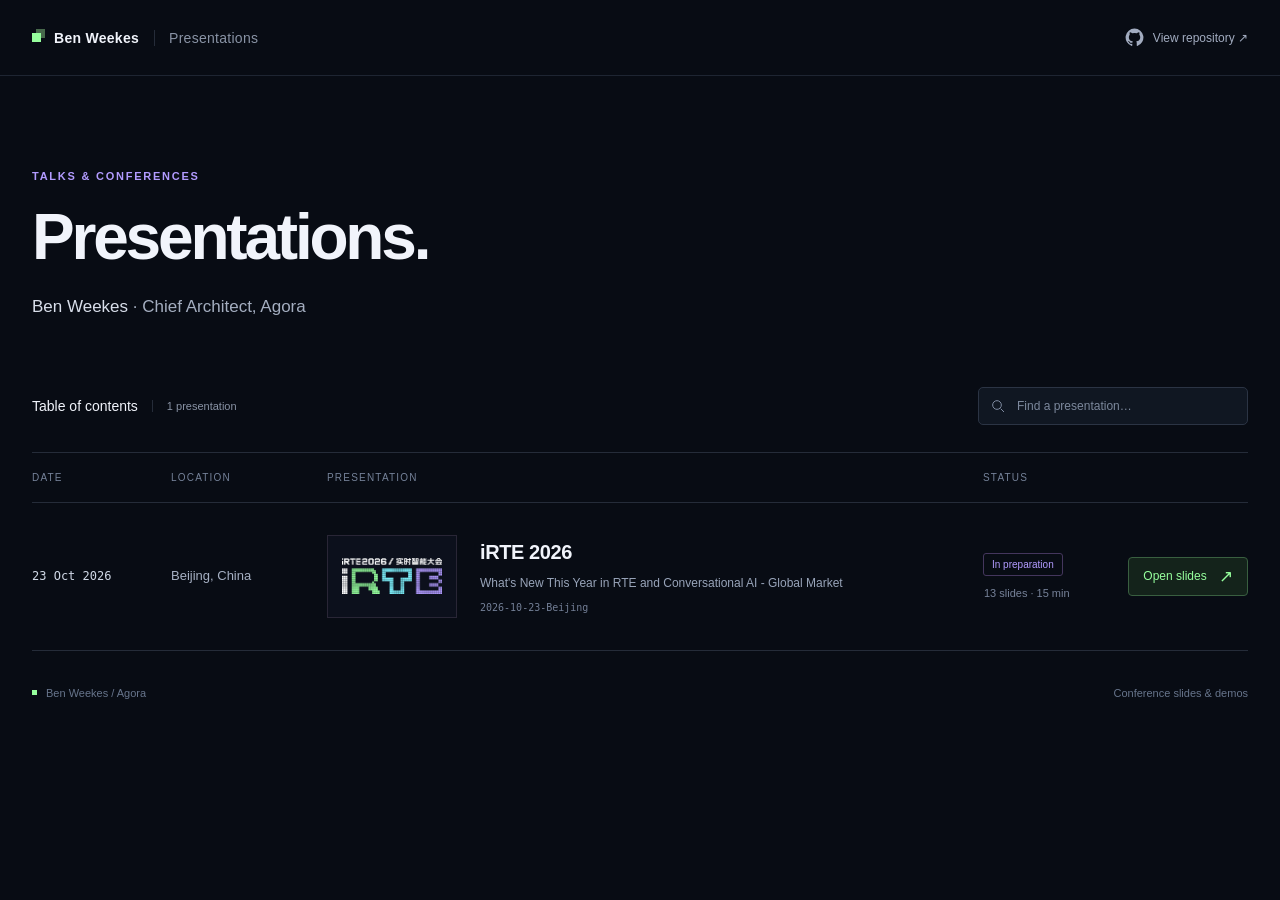
<file: index.html>
<!doctype html>
<html lang="en">
<head>
  <meta charset="utf-8">
  <meta name="viewport" content="width=device-width, initial-scale=1">
  <meta name="theme-color" content="#080c14">
  <meta name="description" content="Conference presentations and demos by Ben Weekes, Chief Architect at Agora.">
  <title>Presentations · Ben Weekes · Agora</title>
  <link rel="icon" href="2026-10-23-Beijing/assets/favicon.svg" type="image/svg+xml">
  <link rel="stylesheet" href="catalog.css">
  <script src="presentations.js" defer></script>
  <script src="catalog.js" defer></script>
</head>
<body>
  <header class="site-header">
    <a class="wordmark" href="./" aria-label="Presentation library"><span class="brand-pixel" aria-hidden="true"></span>Ben Weekes<span>Presentations</span></a>
    <a class="repository-link" href="https://github.com/BenWeekes/pr" target="_blank" rel="noopener noreferrer"><svg viewBox="0 0 24 24" aria-hidden="true"><path d="M12 .75a11.25 11.25 0 0 0-3.56 21.92c.56.1.77-.24.77-.54v-2.1c-3.13.68-3.79-1.32-3.79-1.32-.51-1.3-1.25-1.65-1.25-1.65-1.03-.7.08-.69.08-.69 1.14.08 1.74 1.17 1.74 1.17 1.01 1.74 2.65 1.24 3.29.95.1-.73.4-1.24.72-1.52-2.5-.28-5.13-1.25-5.13-5.56 0-1.23.44-2.23 1.16-3.02-.12-.29-.5-1.43.11-2.98 0 0 .94-.3 3.09 1.15a10.8 10.8 0 0 1 5.63 0c2.15-1.46 3.09-1.15 3.09-1.15.61 1.55.23 2.69.11 2.98.72.79 1.15 1.79 1.15 3.02 0 4.33-2.63 5.27-5.14 5.55.41.35.77 1.03.77 2.08v3.08c0 .3.2.65.78.54A11.25 11.25 0 0 0 12 .75Z"/></svg><span>View repository ↗</span></a>
  </header>
  <main>
    <p class="eyebrow">TALKS & CONFERENCES</p>
    <h1>Presentations.</h1>
    <p class="introduction"><strong>Ben Weekes</strong> · Chief Architect, Agora</p>
    <section aria-labelledby="library-heading">
      <div class="library-tools">
        <div class="library-label"><h2 id="library-heading">Table of contents</h2><span id="presentation-count" role="status" aria-live="polite"></span></div>
        <label class="search-box"><span class="sr-only">Find a presentation by event, date, or location</span><svg viewBox="0 0 24 24" aria-hidden="true"><circle cx="10.5" cy="10.5" r="6.5"/><path d="m16 16 5 5"/></svg><input id="search" type="search" placeholder="Find a presentation…" autocomplete="off"></label>
      </div>
      <div class="table-heading" aria-hidden="true"><span>Date</span><span>Location</span><span>Presentation</span><span>Status</span><span></span></div>
      <div id="presentation-list"></div>
      <p id="empty-message" class="empty-message" hidden>No presentations match your search.</p>
      <noscript><p><a href="2026-10-23-Beijing/">23 October 2026 · Beijing, China · iRTE 2026 — Open slides</a></p></noscript>
    </section>
    <footer class="site-footer"><span>Ben Weekes / Agora</span><span>Conference slides & demos</span></footer>
  </main>
</body>
</html>
</file>
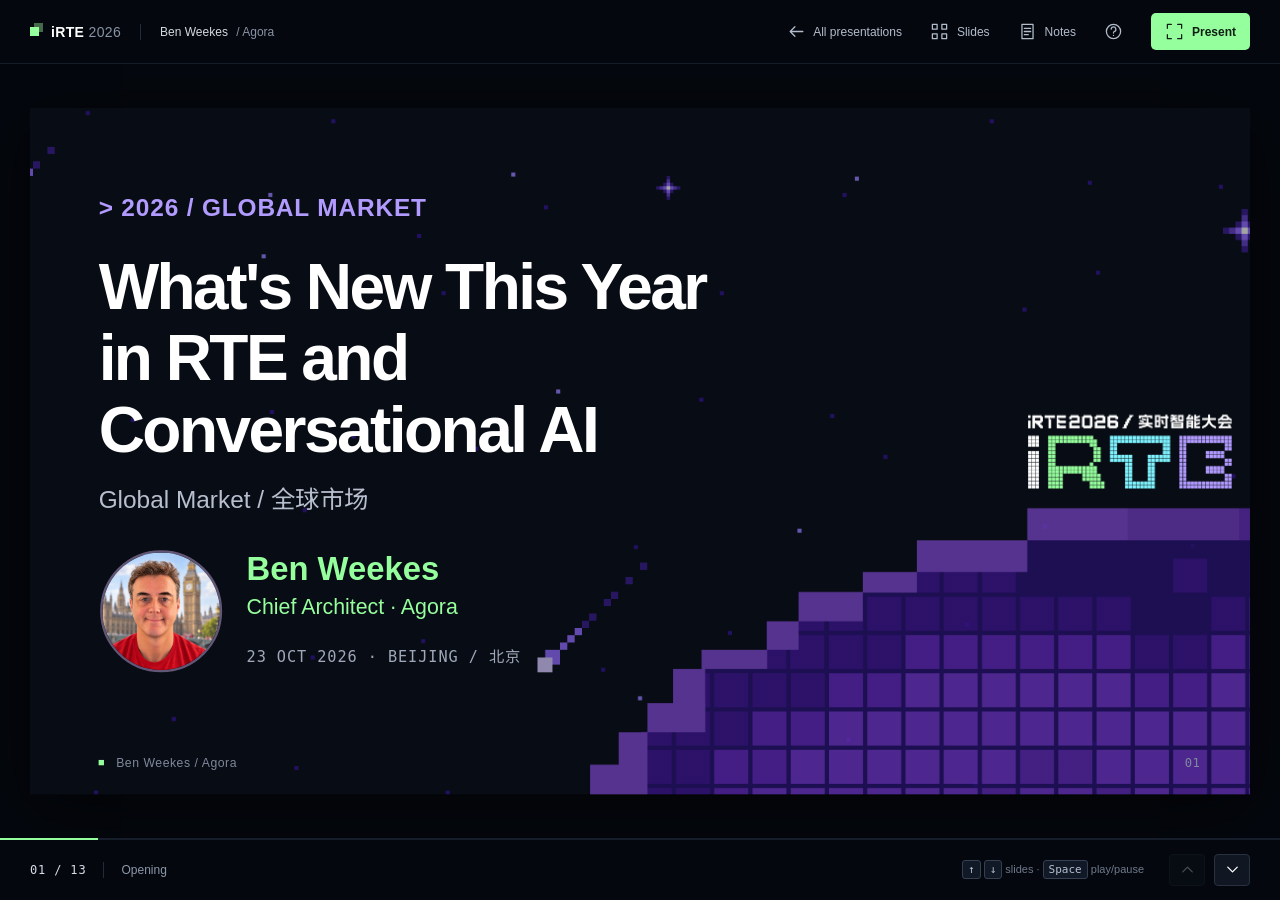
<file: 2026-10-23-Beijing/index.html>
<!doctype html>
<html lang="en">
<head>
  <meta charset="utf-8">
  <meta name="viewport" content="width=device-width, initial-scale=1">
  <meta name="theme-color" content="#080c14">
  <meta name="description" content="What's New This Year in RTE and Conversational AI - Global Market. A 15-minute demo reel by Ben Weekes, Chief Architect at Agora.">
  <title>What's New This Year in RTE and Conversational AI · Ben Weekes</title>
  <link rel="icon" href="assets/favicon.svg" type="image/svg+xml">
  <link rel="stylesheet" href="assets/fonts/fonts.css">
  <link rel="stylesheet" href="styles.css">
  <script src="slides.js" defer></script>
  <script src="app.js" defer></script>
</head>
<body>
  <div class="player">
    <header class="toolbar" aria-label="Presentation tools">
      <a class="deck-brand" href="#/1" aria-label="Go to first slide"><span class="brand-pixel" aria-hidden="true"></span><strong>iRTE <span>2026</span></strong><span class="brand-divider"></span><span class="speaker-label">Ben Weekes <span>/ Agora</span></span></a>
      <div class="tools">
        <a class="library-link" href="../" title="All presentations" aria-label="All presentations"><svg viewBox="0 0 24 24" aria-hidden="true"><path d="m10 6-6 6 6 6M4 12h16"/></svg><span>All presentations</span></a>
        <button id="overview-button" title="Slide overview (G)" aria-label="Slide overview" aria-haspopup="dialog"><svg viewBox="0 0 24 24" aria-hidden="true"><rect x="3" y="3" width="6" height="6"/><rect x="15" y="3" width="6" height="6"/><rect x="3" y="15" width="6" height="6"/><rect x="15" y="15" width="6" height="6"/></svg><span>Slides</span></button>
        <button id="notes-button" title="Speaker notes (N)" aria-label="Speaker notes" aria-haspopup="dialog"><svg viewBox="0 0 24 24" aria-hidden="true"><path d="M5 3h14v18H5zM8 8h8M8 12h8M8 16h5"/></svg><span>Notes</span></button>
        <button id="help-button" title="Keyboard shortcuts (?)" aria-label="Keyboard shortcuts" aria-haspopup="dialog"><svg viewBox="0 0 24 24" aria-hidden="true"><circle cx="12" cy="12" r="9"/><path d="M9 9a3 3 0 1 1 4 3c-1 .5-1 1-1 2M12 17h.01"/></svg></button>
        <button id="fullscreen-button" class="present-button" title="Full screen (F)"><svg viewBox="0 0 24 24" aria-hidden="true"><path d="M8 3H3v5M16 3h5v5M3 16v5h5M21 16v5h-5"/></svg><span>Present</span></button>
      </div>
    </header>
    <main class="viewport" id="viewport" aria-label="Presentation">
      <div id="stage" class="stage"></div>
      <div id="blackout" class="blackout" hidden><button id="resume-button">Resume presentation <kbd>B</kbd></button></div>
    </main>
    <footer class="navigation" aria-label="Slide navigation">
      <div class="progress-track" aria-hidden="true"><div id="progress"></div></div>
      <div class="slide-info"><span id="slide-count" class="slide-count"></span><span class="navigation-divider"></span><span id="slide-label"></span></div>
      <div class="navigation-actions"><span class="keyboard-hint"><kbd>↑</kbd> <kbd>↓</kbd> slides · <kbd>Space</kbd> play/pause</span><button id="previous-button" aria-label="Previous slide" title="Previous slide (↑)"><svg viewBox="0 0 24 24" aria-hidden="true"><path d="m18 15-6-6-6 6"/></svg></button><button id="next-button" aria-label="Next slide" title="Next slide (↓)"><svg viewBox="0 0 24 24" aria-hidden="true"><path d="m6 9 6 6 6-6"/></svg></button></div>
    </footer>
  </div>
  <dialog id="overview-dialog" class="overview-dialog" aria-labelledby="overview-heading">
    <div class="dialog-heading"><div><p class="eyebrow">iRTE 2026 / BEN WEEKES</p><h2 id="overview-heading">Slide overview</h2></div><button class="close-dialog" aria-label="Close slide overview">×</button></div>
    <div id="thumbnails" class="thumbnails"></div>
    <p class="dialog-hint">Choose a slide to jump to it. <kbd>Esc</kbd> to return.</p>
  </dialog>
  <dialog id="notes-dialog" aria-labelledby="notes-heading">
    <div class="dialog-heading"><div><p class="eyebrow" id="notes-slide-number"></p><h2 id="notes-heading">Speaker notes</h2></div><button class="close-dialog" aria-label="Close speaker notes">×</button></div>
    <div id="notes-content" class="notes-content"></div>
  </dialog>
  <dialog id="help-dialog" aria-labelledby="help-heading">
    <div class="dialog-heading"><div><p class="eyebrow">PRESENTATION CONTROLS</p><h2 id="help-heading">Keyboard shortcuts</h2></div><button class="close-dialog" aria-label="Close keyboard shortcuts">×</button></div>
    <dl class="shortcuts"><div><dt>Next / previous slide</dt><dd><kbd>↓</kbd> <kbd>↑</kbd> or <kbd>PgDn</kbd> <kbd>PgUp</kbd></dd></div><div><dt>First / last slide</dt><dd><kbd>Home</kbd> <kbd>End</kbd></dd></div><div><dt>Full screen</dt><dd><kbd>F</kbd></dd></div><div><dt>Slide overview</dt><dd><kbd>G</kbd></dd></div><div><dt>Speaker notes</dt><dd><kbd>N</kbd></dd></div><div><dt>Black screen / resume</dt><dd><kbd>B</kbd></dd></div><div><dt>Play / pause video</dt><dd><kbd>Space</kbd> or <kbd>K</kbd></dd></div><div><dt>These shortcuts</dt><dd><kbd>?</kbd></dd></div><div><dt>Close a panel / leave full screen</dt><dd><kbd>Esc</kbd></dd></div></dl>
  </dialog>
  <div id="announcement" class="sr-only" role="status" aria-live="polite" aria-atomic="true"></div>
  <div id="toast" class="toast" role="status" hidden></div>
  <noscript><p class="noscript">Enable JavaScript to view these slides.</p></noscript>
</body>
</html>
</file>
<file: catalog.css>
:root { color-scheme: dark; --background: #080c14; --green: #96ff9d; --muted: #8993a5; --line: #252c39; font-family: Arial, sans-serif; }
* { box-sizing: border-box; }
body { margin: 0; color: #f1f4fb; background: var(--background); min-height: 100vh; }
[hidden] { display: none !important; }
a { color: inherit; }
a:focus-visible, input:focus-visible { outline: 2px solid var(--green); outline-offset: 5px; }
.site-header { height: 76px; border-bottom: 1px solid #1e2532; display: flex; justify-content: space-between; align-items: center; padding: 0 max(32px, calc((100vw - 1280px) / 2)); gap: 24px; }
.wordmark { display: flex; align-items: center; gap: 13px; text-decoration: none; font-size: 14px; font-weight: 700; letter-spacing: .02em; }
.brand-pixel { width: 9px; height: 9px; background: var(--green); box-shadow: 4px -4px 0 #47694b; }
.wordmark span:last-child { font-weight: 400; color: var(--muted); border-left: 1px solid var(--line); padding-left: 14px; margin-left: 2px; }
.repository-link { display: flex; align-items: center; gap: 9px; font-size: 12px; color: #a2acc0; text-decoration: none; }
.repository-link:hover { color: #fff; }
.repository-link svg { width: 19px; height: 19px; fill: currentColor; }
main { max-width: 1280px; margin: 0 auto; padding: 94px 0 80px; }
.eyebrow { font-size: 11px; letter-spacing: .16em; color: #b29bff; font-weight: 700; margin: 0 0 20px; }
h1 { font-size: clamp(44px, 5vw, 67px); letter-spacing: -.05em; font-weight: 700; line-height: 1.1; margin: 0 0 21px; }
.introduction { color: #a4aec0; font-size: 17px; line-height: 1.6; margin: 0; }
.introduction strong { font-weight: 500; color: #d8deea; }
.library-tools { display: flex; align-items: center; justify-content: space-between; gap: 20px; margin-top: 66px; margin-bottom: 27px; }
.library-label { display: flex; align-items: center; gap: 14px; }
.library-label h2 { margin: 0; font-size: 14px; font-weight: 500; }
#presentation-count { color: var(--muted); font-size: 11px; border-left: 1px solid var(--line); padding-left: 14px; }
.search-box { display: flex; align-items: center; position: relative; }
.search-box svg { width: 16px; height: 16px; position: absolute; left: 12px; fill: none; stroke: #7f8ba1; stroke-width: 1.5; pointer-events: none; }
#search { width: 270px; background: #101722; border: 1px solid #2b3444; border-radius: 5px; padding: 11px 13px 11px 38px; color: #e1e7f1; font: inherit; font-size: 12px; }
#search::placeholder { color: #7c889c; }
.table-heading, .presentation-row { display: grid; grid-template-columns: 116px 133px minmax(300px, 1fr) 122px 120px; gap: 23px; align-items: center; }
.table-heading { border-top: 1px solid var(--line); padding: 19px 0; color: #758299; font-size: 10px; letter-spacing: .12em; text-transform: uppercase; }
.presentation-row { padding: 32px 0; border-top: 1px solid var(--line); border-bottom: 1px solid var(--line); }
.presentation-row + .presentation-row { border-top: 0; }
.presentation-date { font-family: ui-monospace, Consolas, monospace; font-size: 12px; color: #d1d9e7; line-height: 1.7; }
.presentation-location { font-size: 13px; color: #a6b0c3; line-height: 1.5; }
.presentation-details { display: flex; align-items: center; gap: 23px; }
.presentation-visual { flex-shrink: 0; width: 130px; height: 83px; background: #0c101c; border: 1px solid #292636; display: flex; align-items: center; justify-content: center; padding: 14px; }
.presentation-visual img { width: 100%; height: auto; }
.visual-monogram { font-size: 17px; font-weight: 700; color: var(--green); text-align: center; }
.presentation-copy h2 { font-size: 20px; font-weight: 700; margin: 0 0 9px; letter-spacing: -.02em; line-height: 1.3; }
.presentation-title { color: #98a4b9; font-size: 12px; margin: 0 0 10px; line-height: 1.5; }
.presentation-slug { color: #737f96; font-family: ui-monospace, Consolas, monospace; font-size: 10px; margin: 0; overflow-wrap: anywhere; }
.presentation-status { display: flex; flex-direction: column; align-items: flex-start; gap: 11px; }
.status-tag { font-size: 10px; color: #b29bff; padding: 5px 8px; border: 1px solid #44365d; border-radius: 3px; white-space: nowrap; }
.slide-total { color: #77839a; font-size: 11px; padding-left: 1px; }
.open-slides { display: flex; align-items: center; justify-content: center; gap: 12px; padding: 10px 12px; background: #14231b; border: 1px solid #395f40; border-radius: 4px; color: var(--green); font-size: 12px; font-weight: 500; text-decoration: none; white-space: nowrap; }
.open-slides:hover { background: #1b3323; border-color: #74aa7c; }
.open-arrow { font-size: 17px; line-height: 1; }
.empty-message { border-top: 1px solid var(--line); padding: 30px 0; font-size: 14px; color: #a6b0c3; }
.site-footer { display: flex; align-items: center; justify-content: space-between; gap: 20px; margin-top: 36px; font-size: 11px; color: #67758c; }
.site-footer span:first-child { display: flex; align-items: center; gap: 9px; }
.site-footer span:first-child::before { content: ""; width: 5px; height: 5px; background: var(--green); }
.sr-only { position: absolute; width: 1px; height: 1px; padding: 0; margin: -1px; overflow: hidden; clip: rect(0, 0, 0, 0); white-space: nowrap; border: 0; }
@media (max-width: 1360px) { main { margin: 0 32px; } }
@media (max-width: 1060px) {
  .table-heading, .presentation-row { grid-template-columns: 100px 112px minmax(235px, 1fr) 116px; gap: 20px; }
  .table-heading span:nth-child(4), .presentation-status { display: none; }
  .presentation-visual { width: 95px; height: 68px; padding: 9px; }
  .presentation-details { gap: 18px; }
}
@media (max-width: 760px) {
  .site-header { height: 66px; padding: 0 20px; }
  .wordmark { font-size: 12px; gap: 10px; }
  .wordmark span:last-child { padding-left: 10px; }
  .repository-link span { display: none; }
  main { margin: 0 20px; padding-top: 59px; }
  h1 { font-size: 46px; }
  .introduction { font-size: 14px; }
  .library-tools { margin-top: 44px; flex-direction: column; align-items: stretch; gap: 23px; }
  #search { width: 100%; }
  .table-heading { display: none; }
  .presentation-row { display: grid; grid-template-columns: 1fr 1fr; gap: 20px 15px; padding: 24px 0; }
  .presentation-details { grid-row: 1; grid-column: 1 / -1; }
  .presentation-visual { width: 112px; height: 77px; }
  .presentation-copy h2 { font-size: 21px; }
  .presentation-date { grid-row: 2; }
  .presentation-location { grid-row: 2; text-align: right; font-size: 12px; }
  .presentation-status { display: flex; flex-direction: row; align-items: center; gap: 10px; }
  .open-slides { justify-self: end; min-width: 120px; }
  .site-footer { align-items: flex-start; flex-direction: column; line-height: 1.6; gap: 12px; }
}
</file>
<file: 2026-10-23-Beijing/assets/fonts/fonts.css>
@font-face {
  font-family: 'iRTE CJK';
  font-style: normal;
  font-weight: 400;
  font-display: swap;
  src: url('chinese-400.ttf') format('truetype');
  unicode-range: U+4E0E, U+4EAC, U+4F1A, U+5168, U+5317, U+53C2, U+573A, U+5927, U+5B9E, U+5E02, U+65F6, U+667A, U+7403, U+80FD, U+8C22;
}

@font-face {
  font-family: 'iRTE CJK';
  font-style: normal;
  font-weight: 700;
  font-display: swap;
  src: url('chinese-700.ttf') format('truetype');
  unicode-range: U+4E0E, U+4EAC, U+4F1A, U+5168, U+5317, U+53C2, U+573A, U+5927, U+5B9E, U+5E02, U+65F6, U+667A, U+7403, U+80FD, U+8C22;
}
</file>
<file: 2026-10-23-Beijing/styles.css>
:root {
  color-scheme: dark;
  --background: #080c14;
  --green: #96ff9d;
  --cyan: #7ff4ff;
  --lilac: #b29bff;
  --muted: #8993a5;
  --purple: #5c22a5;
  --line: #242b38;
  font-family: "iRTE CJK", "Source Han Sans CN", "Noto Sans CJK SC", "Microsoft YaHei", "PingFang SC", Arial, sans-serif;
}
* { box-sizing: border-box; }
body { margin: 0; background: #04070d; color: #fff; overflow: hidden; }
button, a { -webkit-tap-highlight-color: transparent; }
button { font: inherit; color: inherit; cursor: pointer; }
button:disabled { cursor: default; opacity: .28; }
button:focus-visible, a:focus-visible { outline: 2px solid var(--green); outline-offset: 5px; }
button svg { width: 19px; height: 19px; fill: none; stroke: currentColor; stroke-width: 1.6; stroke-linecap: round; stroke-linejoin: round; }
[hidden] { display: none !important; }
.player { height: 100vh; height: 100dvh; display: grid; grid-template-rows: 64px minmax(0, 1fr) 62px; }
.toolbar { display: flex; align-items: center; justify-content: space-between; padding: 0 30px; gap: 20px; border-bottom: 1px solid #161d28; }
.deck-brand { display: flex; gap: 12px; align-items: center; text-decoration: none; color: #fff; font-size: 14px; white-space: nowrap; }
.brand-pixel { width: 9px; height: 9px; background: var(--green); box-shadow: 4px -4px 0 #47694b; }
.deck-brand strong { font-weight: 700; letter-spacing: .025em; }
.deck-brand strong span { font-weight: 400; color: var(--muted); }
.brand-divider, .navigation-divider { width: 1px; height: 16px; background: var(--line); margin: 0 7px; }
.speaker-label { color: #d4d9e2; font-size: 12px; }
.speaker-label span { color: var(--muted); margin-left: 5px; }
.tools { display: flex; align-items: center; gap: 8px; }
.tools .library-link { display: flex; align-items: center; gap: 7px; padding: 8px 10px; color: #b2bccb; text-decoration: none; font-size: 12px; border-radius: 5px; }
.tools .library-link:hover { background: #151d28; color: #fff; }
.library-link svg { width: 19px; height: 19px; fill: none; stroke: currentColor; stroke-width: 1.6; stroke-linecap: round; stroke-linejoin: round; }
.tools button { border: 0; background: transparent; padding: 8px 10px; display: flex; gap: 8px; align-items: center; font-size: 12px; color: #b2bccb; border-radius: 5px; }
.tools button:hover { background: #151d28; color: #fff; }
.tools .present-button { background: var(--green); color: #101f15; margin-left: 10px; padding: 9px 14px; font-weight: 700; }
.tools .present-button:hover { background: #b8ffbd; color: #101f15; }
.viewport { display: flex; align-items: center; justify-content: center; min-height: 0; overflow: hidden; position: relative; padding: 24px 30px; }
.stage { position: relative; flex-shrink: 0; box-shadow: 0 16px 60px #0008; }
.slide { width: 1600px; height: 900px; position: absolute; top: 0; left: 0; overflow: hidden; background: var(--background); transform-origin: top left; }
.slide[hidden] { display: none; }
.slide > * { position: relative; z-index: 1; }
.slide.artwork { background-image: linear-gradient(#080c1459, #080c1459), url("assets/chapter-background.png"); background-size: auto 100%; background-position: center; }
.slide-cover { background-image: url("assets/conference-cover.png"); background-size: cover; }
.event-logo { position: absolute; width: 186px; height: auto; object-fit: contain; right: 32px; top: 34px; }
.slide-title .event-logo { width: 267px; right: 24px; top: 402px; }
.slide-footer { position: absolute; bottom: 32px; left: 90px; right: 65px; display: flex; align-items: center; justify-content: space-between; color: #7f899b; font-size: 16px; letter-spacing: .045em; }
.footer-speaker { display: flex; gap: 16px; align-items: center; }
.footer-speaker::before { content: ""; width: 7px; height: 7px; background: var(--green); }
.page-number { font-family: ui-monospace, Consolas, monospace; }
.kicker { margin: 0; font-size: 24px; font-weight: 700; color: var(--lilac); letter-spacing: .08em; }
.kicker::before { content: "> "; }
.title-content { position: absolute; top: 112px; left: 90px; width: 1140px; }
.title-content .kicker { font-size: 32px; letter-spacing: .035em; }
.title-content h1 { margin: 38px 0 20px; font-size: 84px; letter-spacing: -.04em; line-height: 1.12; max-width: 1130px; font-weight: 750; white-space: pre-line; overflow-wrap: break-word; }
.title-subtitle { font-size: 32px; color: #b7bfcf; margin: 0; line-height: 1.5; }
.title-speaker { position: absolute; top: 580px; left: 92px; display: flex; align-items: flex-start; gap: 32px; }
.speaker-portrait { display: block; width: 160px; height: 160px; border-radius: 50%; object-fit: cover; border: 3px solid #625677; flex-shrink: 0; }
.speaker-details { min-width: 0; }
.speaker-name { font-size: 43px; font-weight: 700; color: var(--green); margin: 0 0 9px; }
.speaker-role { color: var(--green); font-size: 28px; margin: 0; }
.event-date { color: #9fa8b9; font-family: "iRTE CJK", ui-monospace, Consolas, monospace; font-size: 20px; margin-top: 34px; letter-spacing: .06em; }
.slide-header { position: absolute; top: 70px; left: 90px; right: 90px; }
.slide-header::after { content: ""; display: block; position: absolute; top: 43px; left: 0; width: 67px; height: 4px; background: var(--purple); }
.slide-header h2 { font-size: 65px; line-height: 1.15; font-weight: 700; margin: 39px 0 19px; letter-spacing: -.035em; max-width: 1375px; overflow-wrap: break-word; }
.slide-subtitle { color: #a1aabd; font-size: 27px; margin: 0; line-height: 1.5; }
.agenda-list { position: absolute; top: 315px; left: 90px; right: 90px; }
.agenda-row { display: grid; grid-template-columns: 104px 1fr 440px; align-items: center; min-height: 142px; gap: 28px; border-top: 1px solid #303442; }
.agenda-row:last-child { border-bottom: 1px solid #303442; }
.agenda-number { color: var(--green); font-size: 37px; font-weight: 700; font-family: ui-monospace, Consolas, monospace; }
.agenda-row:nth-child(2) .agenda-number { color: var(--cyan); }
.agenda-row:nth-child(3) .agenda-number { color: var(--lilac); }
.agenda-row h3 { margin: 0; font-size: 37px; font-weight: 650; letter-spacing: -.02em; }
.agenda-row p { color: #a1aabd; font-size: 24px; margin: 0; line-height: 1.4; }
.section-content { position: absolute; top: 85px; left: 90px; width: 1140px; }
.section-number { font-size: 196px; color: var(--green); font-weight: 700; line-height: 1; font-family: ui-monospace, Consolas, monospace; letter-spacing: -.065em; }
.section-content h2 { margin: 90px 0 45px; font-size: 100px; line-height: 1.12; letter-spacing: -.035em; white-space: pre-line; overflow-wrap: break-word; }
.section-subtitle { border-left: 5px solid var(--green); padding: 4px 0 4px 28px; font-size: 30px; color: #a5aec1; max-width: 800px; line-height: 1.5; margin: 0; }
.section-next { position: absolute; bottom: 150px; right: 145px; color: var(--cyan); font-size: 30px; font-weight: 700; letter-spacing: .07em; }
.content-layout { position: absolute; top: 286px; left: 90px; right: 90px; display: grid; grid-template-columns: 1fr 1.12fr; gap: 75px; height: 455px; }
.content-copy h3 { font-size: 35px; color: var(--lilac); margin: 0 0 22px; line-height: 1.25; }
.content-copy p { font-size: 28px; color: #a5aec1; margin: 0 0 28px; line-height: 1.55; }
.content-copy ul { list-style: none; padding: 0; margin: 0; }
.content-copy li { padding-left: 25px; position: relative; font-size: 27px; color: #c8cfdd; line-height: 1.5; margin-bottom: 15px; }
.content-copy li::before { content: ""; position: absolute; left: 0; top: 16px; width: 6px; height: 6px; background: var(--green); }
.visual-placeholder { display: flex; flex-direction: column; align-items: center; justify-content: center; border: 1px solid #3c4556; background: #0d121c; gap: 25px; color: #8590a4; font-size: 26px; width: 100%; height: 100%; }
.visual-placeholder svg { width: 60px; height: 60px; stroke: var(--lilac); stroke-width: 1; fill: none; }
.content-image { width: 100%; height: 100%; object-fit: contain; }
.columns-layout { position: absolute; left: 90px; right: 90px; top: 326px; display: grid; grid-template-columns: repeat(3, 1fr); gap: 58px; }
.point-column { border-top: 3px solid var(--green); padding-top: 35px; }
.point-column:nth-child(2) { border-color: var(--cyan); }
.point-column:nth-child(3) { border-color: var(--lilac); }
.point-index { color: var(--green); font-family: ui-monospace, Consolas, monospace; font-size: 22px; letter-spacing: .04em; }
.point-column:nth-child(2) .point-index { color: var(--cyan); }
.point-column:nth-child(3) .point-index { color: var(--lilac); }
.point-column h3 { font-size: 39px; letter-spacing: -.025em; margin: 43px 0 27px; line-height: 1.2; }
.point-column p { font-size: 28px; line-height: 1.55; margin: 0; color: #a5aec1; }
.model-table { position: absolute; left: 90px; top: 322px; width: 1420px; border-collapse: collapse; table-layout: fixed; line-height: 1.2; }
.model-table th, .model-table td { text-align: left; border-bottom: 1px solid #303747; padding: 14px 24px; height: 69px; }
.model-table thead th { height: 52px; padding-top: 11px; padding-bottom: 17px; border-top: 1px solid #303747; color: #96a2b8; font-size: 18px; letter-spacing: .1em; text-transform: uppercase; }
.model-table th:first-child { width: 195px; padding-left: 0; }
.model-table th:nth-child(2) { width: 145px; }
.model-table tbody th { font-size: 28px; font-weight: 500; color: #dbe2ef; }
.model-table .model-name { font-family: ui-monospace, Consolas, monospace; font-size: 27px; color: #f0f4fc; }
.model-type { display: inline-block; min-width: 68px; padding: 5px 8px; border: 1px solid #544267; border-radius: 3px; color: var(--lilac); font-family: ui-monospace, Consolas, monospace; font-size: 20px; line-height: 1.1; text-align: center; }
.model-type[data-type="TTS"] { color: var(--green); border-color: #3c6547; }
.model-type[data-type="ASR"] { color: var(--cyan); border-color: #375e69; }
.model-legend { position: absolute; left: 90px; right: 90px; top: 805px; margin: 0; font-size: 17px; color: #8e9aae; line-height: 1.5; }
.protocol-session { position: absolute; left: 90px; right: 90px; top: 296px; margin: 0; color: #b29bff; font-size: 22px; line-height: 1.4; }
.protocol-flow { position: absolute; left: 90px; right: 90px; top: 370px; display: grid; grid-template-columns: 1fr 120px 1.15fr 120px 1fr; align-items: center; }
.protocol-node { min-height: 277px; padding: 32px; border: 1px solid #3d5663; background: #0c1420; display: flex; flex-direction: column; justify-content: center; }
.protocol-node-2 { border: 2px solid #9476cc; background: #19132a; }
.protocol-node-3 { border-color: #486f50; background: #0e1b17; }
.protocol-node-label { font-family: ui-monospace, Consolas, monospace; font-size: 17px; color: var(--cyan); letter-spacing: .09em; }
.protocol-node-2 .protocol-node-label { color: var(--lilac); }
.protocol-node-3 .protocol-node-label { color: var(--green); }
.protocol-node h3 { font-size: 40px; line-height: 1.2; white-space: pre-line; letter-spacing: -.025em; margin: 25px 0 18px; }
.protocol-node p { font-size: 23px; color: #aab4c7; margin: 0; line-height: 1.4; }
.protocol-arrow { text-align: center; color: #8e85a6; display: flex; flex-direction: column; align-items: center; gap: 9px; }
.protocol-link-label { font-family: ui-monospace, Consolas, monospace; font-size: 16px; color: #b7b0cc; }
.protocol-link-arrow { font-size: 47px; line-height: 1; }
.protocol-link-detail { font-size: 16px; color: #9ca8bc; line-height: 1.4; white-space: pre-line; }
.protocol-takeaway { position: absolute; left: 90px; right: 90px; top: 708px; color: #cbd5e6; font-size: 29px; margin: 0; line-height: 1.5; }
.protocol-source { position: absolute; left: 90px; top: 787px; color: #8993a5; font-size: 18px; text-decoration: none; border-bottom: 1px solid #4f5869; padding-bottom: 3px; }
.protocol-source:hover { color: var(--cyan); }
.slide-video .slide-header { top: 48px; }
.slide-video .slide-header h2 { font-size: 54px; margin-top: 33px; }
.slide-video .slide-header .kicker { font-size: 20px; }
.video-frame { position: absolute; left: 90px; top: 212px; width: 1420px; height: 606px; background: #04070d; border: 1px solid #353d50; overflow: hidden; }
.video-frame video { width: 100%; height: 100%; display: block; object-fit: contain; background: #000; }
.slide-video.has-subtitle .slide-subtitle { font-size: 24px; }
.slide-video.has-subtitle .video-frame { top: 246px; height: 572px; }
.portrait-video .slide-header { width: 870px; right: auto; top: 90px; }
.portrait-video .slide-header h2 { font-size: 66px; margin-top: 45px; }
.portrait-video .video-frame { left: 1080px; top: 118px; width: 328px; height: 711px; }
.video-intro { position: absolute; top: 325px; left: 90px; width: 855px; }
.video-hero-number { color: var(--green); font-size: 143px; line-height: 1; font-weight: 700; letter-spacing: -.055em; margin: 0 0 18px; }
.video-hero-label { font-size: 30px; color: #c2ccde; margin: 0; }
.video-context { font-size: 29px; color: #a5aec1; line-height: 1.55; white-space: pre-line; margin: 48px 0 25px; }
.video-source { font-size: 18px; color: #8993a5; text-decoration: none; border-bottom: 1px solid #4f5869; padding-bottom: 3px; }
.video-source:hover { color: var(--cyan); }
.video-placeholder { height: 100%; display: flex; flex-direction: column; align-items: center; justify-content: center; background-image: radial-gradient(ellipse at 50% 120%, #251346 0%, transparent 65%); }
.play-symbol { width: 85px; height: 85px; border: 1px solid #594a77; display: flex; align-items: center; justify-content: center; margin-bottom: 24px; }
.play-symbol svg { width: 32px; height: 32px; fill: none; stroke: var(--lilac); stroke-width: 1.2; }
.video-placeholder h3 { margin: 0 0 10px; font-size: 34px; font-weight: 500; }
.video-placeholder p { font-size: 24px; color: #9b91ac; margin: 0; }
.video-error { position: absolute; inset: 0; z-index: 3; display: grid; place-content: center; gap: 16px; padding: 50px; background: #080c14ed; text-align: center; font-size: 24px; line-height: 1.5; }
.video-error strong { font-size: 35px; color: var(--lilac); }
.qa-content { position: absolute; top: 180px; left: 90px; }
.qa-content h2 { margin: 0 0 63px; font-size: 213px; line-height: 1; letter-spacing: -.065em; color: var(--green); }
.qa-content .qa-subtitle { font-size: 39px; margin: 0 0 18px; line-height: 1.3; }
.qa-subtitle::before { content: "> "; color: var(--lilac); }
.qa-chinese { font-size: 28px; color: #a5aec1; margin: 0; }
.qa-speaker { margin-top: 85px; font-size: 26px; color: #a5aec1; }
.thanks-content { position: absolute; top: 192px; left: 90px; right: 90px; }
.thanks-content h2 { font-size: 127px; line-height: 1; color: var(--green); margin: 0 0 29px; letter-spacing: -.04em; }
.thanks-chinese { font-size: 87px; margin: 0; font-weight: 700; line-height: 1.4; }
.thanks-identity { display: flex; align-items: center; gap: 28px; margin-top: 48px; }
.thanks-speaker { color: var(--cyan); font-size: 34px; margin: 0 0 10px; }
.thanks-role { color: #a5aec1; font-size: 25px; margin: 0; }
.contact-panel { position: absolute; top: 184px; right: 100px; width: 500px; text-align: center; }
.contact-heading { font-size: 28px; line-height: 1.4; color: var(--cyan); margin: 0 0 20px; font-weight: 600; }
.contact-code { display: block; width: 480px; padding: 20px; margin: 0 auto; border-radius: 12px; background: #fff; }
.contact-code:focus-visible { outline: 4px solid var(--green); outline-offset: 6px; }
.contact-qr { display: block; width: 440px; height: 440px; }
.contact-link { display: inline-block; margin-top: 24px; color: #b7bfd0; font-size: 22px; line-height: 1.4; text-decoration: none; border-bottom: 1px solid #65718a; padding-bottom: 4px; }
.contact-link:hover { color: var(--cyan); }
.color-pixels { display: flex; gap: 12px; margin-top: 62px; }
.color-pixels span { width: 11px; height: 11px; background: var(--green); }
.color-pixels span:nth-child(2) { background: var(--cyan); }
.color-pixels span:nth-child(3) { background: var(--lilac); }
.color-pixels span:nth-child(4) { background: #004660; }
.navigation { display: flex; align-items: center; justify-content: space-between; padding: 0 30px; position: relative; gap: 20px; border-top: 1px solid #161d28; }
.progress-track { height: 2px; background: #171e2b; position: absolute; top: -1px; left: 0; right: 0; }
#progress { height: 100%; background: var(--green); transition: width .15s ease; }
.slide-info { display: flex; align-items: center; gap: 10px; font-size: 12px; color: #8c97aa; }
.slide-count { color: #d6dce7; font-size: 12px; font-family: ui-monospace, Consolas, monospace; letter-spacing: .07em; }
.navigation-actions { display: flex; align-items: center; gap: 9px; }
.keyboard-hint { font-size: 11px; color: #6f7a8c; margin-right: 16px; }
kbd { display: inline-block; font-family: ui-monospace, Consolas, monospace; font-size: 11px; padding: 2px 5px; border: 1px solid #354052; border-radius: 3px; color: #b6c0d0; background: #111927; }
.navigation-actions button { display: flex; align-items: center; justify-content: center; background: #101722; border: 1px solid #293141; border-radius: 4px; width: 36px; height: 32px; }
.navigation-actions button:hover:not(:disabled) { background: #1e2939; border-color: #67758b; }
dialog { background: #0c121e; color: #fff; border: 1px solid #303b4c; border-radius: 9px; width: min(620px, calc(100% - 32px)); max-height: calc(100dvh - 48px); padding: 28px; }
dialog::backdrop { background: #000c; backdrop-filter: blur(6px); }
.overview-dialog { width: min(1140px, calc(100% - 32px)); }
.dialog-heading { display: flex; align-items: flex-start; justify-content: space-between; margin-bottom: 25px; gap: 20px; }
.eyebrow { font-size: 10px; letter-spacing: .12em; color: var(--lilac); font-weight: 700; margin: 0 0 8px; }
.dialog-heading h2 { margin: 0; font-size: 24px; line-height: 1.3; letter-spacing: -.025em; }
.close-dialog { border: 1px solid #2a3547; background: transparent; border-radius: 4px; width: 32px; height: 32px; color: #adbacd; font-size: 24px; line-height: 1; }
.close-dialog:hover { background: #1e2838; color: #fff; }
.thumbnails { display: grid; grid-template-columns: repeat(auto-fit, minmax(256px, 1fr)); gap: 20px; }
.thumbnail { background: transparent; border: 0; padding: 0; text-align: left; min-width: 0; }
.thumbnail-frame { width: 256px; height: 144px; position: relative; margin: 0 auto; overflow: hidden; border-radius: 3px; outline: 1px solid #303b4c; }
.thumbnail-frame .slide { transform: scale(.16); }
.thumbnail[aria-current="true"] .thumbnail-frame { outline: 2px solid var(--green); }
.thumbnail:hover .thumbnail-frame { outline-color: var(--lilac); }
.thumbnail-caption { display: flex; gap: 10px; font-size: 12px; padding-top: 12px; color: #adb8ca; max-width: 256px; margin: auto; }
.thumbnail-caption span { color: var(--green); font-family: ui-monospace, Consolas, monospace; }
.dialog-hint { margin: 25px 0 0; font-size: 12px; color: #8491a6; }
.notes-content { color: #c2ccdd; font-size: 15px; line-height: 1.75; white-space: pre-line; }
.shortcuts { margin: 0; }
.shortcuts > div { display: flex; justify-content: space-between; align-items: center; gap: 16px; padding: 13px 0; border-bottom: 1px solid #263040; }
.shortcuts > div:last-child { border: 0; }
.shortcuts dt { font-size: 13px; color: #c2ccdd; }
.shortcuts dd { margin: 0; font-size: 11px; color: #8491a6; text-align: right; }
.blackout { position: fixed; inset: 0; background: #000; z-index: 30; display: flex; align-items: flex-end; justify-content: center; }
.blackout button { background: transparent; border: 0; padding: 24px; color: #6b7482; font-size: 12px; opacity: 0; }
.blackout:hover button, .blackout button:focus-visible { opacity: 1; }
.toast { position: fixed; bottom: 85px; left: 50%; transform: translateX(-50%); background: #192435; border: 1px solid #46556f; border-radius: 6px; padding: 14px 20px; font-size: 13px; max-width: calc(100% - 32px); z-index: 40; }
.sr-only { position: absolute; width: 1px; height: 1px; padding: 0; margin: -1px; overflow: hidden; clip: rect(0, 0, 0, 0); white-space: nowrap; border: 0; }
.noscript { position: fixed; inset: 0; display: grid; place-items: center; background: #080c14; z-index: 50; }
body.presenting .player { grid-template-rows: minmax(0, 1fr); }
body.presenting .viewport { grid-row: 1; padding: 0; }
body.presenting .toolbar, body.presenting .navigation { position: fixed; z-index: 10; width: 100%; background: #04070de8; opacity: 0; transition: opacity .2s; }
body.presenting .toolbar { top: 0; height: 64px; }
body.presenting .navigation { bottom: 0; height: 62px; }
body.presenting .toolbar:hover, body.presenting .navigation:hover,
body.presenting .toolbar:focus-within, body.presenting .navigation:focus-within,
body.presenting.show-controls .toolbar, body.presenting.show-controls .navigation { opacity: 1; }
@media (max-width: 650px) {
  .player { grid-template-rows: 58px minmax(0, 1fr) 58px; }
  .toolbar, .navigation { padding-left: 16px; padding-right: 16px; gap: 10px; }
  .speaker-label, .brand-divider, .keyboard-hint, .tools button > span, .tools .library-link > span { display: none; }
  .tools { gap: 2px; }
  .tools button { padding: 8px; }
  .tools .library-link { padding: 8px; }
  .tools .present-button { margin-left: 4px; padding: 9px; }
  .viewport { padding: 12px; }
  .slide-info { gap: 2px; }
  dialog { padding: 20px; }
  .thumbnails { grid-template-columns: 1fr; }
  .shortcuts dt { font-size: 12px; }
}
@media (prefers-reduced-motion: reduce) { *, *::before, *::after { transition: none !important; } }
@page { size: 1600px 900px; margin: 0; }
@media print {
  :root { print-color-adjust: exact; -webkit-print-color-adjust: exact; }
  body { overflow: visible; background: #fff; }
  .player { display: block; height: auto; }
  .toolbar, .navigation, dialog, .blackout, .toast { display: none !important; }
  .viewport { display: block; overflow: visible; padding: 0; }
  .stage { width: auto !important; height: auto !important; box-shadow: none; }
  .stage > .slide, .stage > .slide[hidden] { display: block !important; position: relative; width: 1600px; height: 900px; transform: none !important; margin: 0; break-after: page; break-inside: avoid; }
  .stage > .slide:last-child { break-after: auto; }
}
</file>
